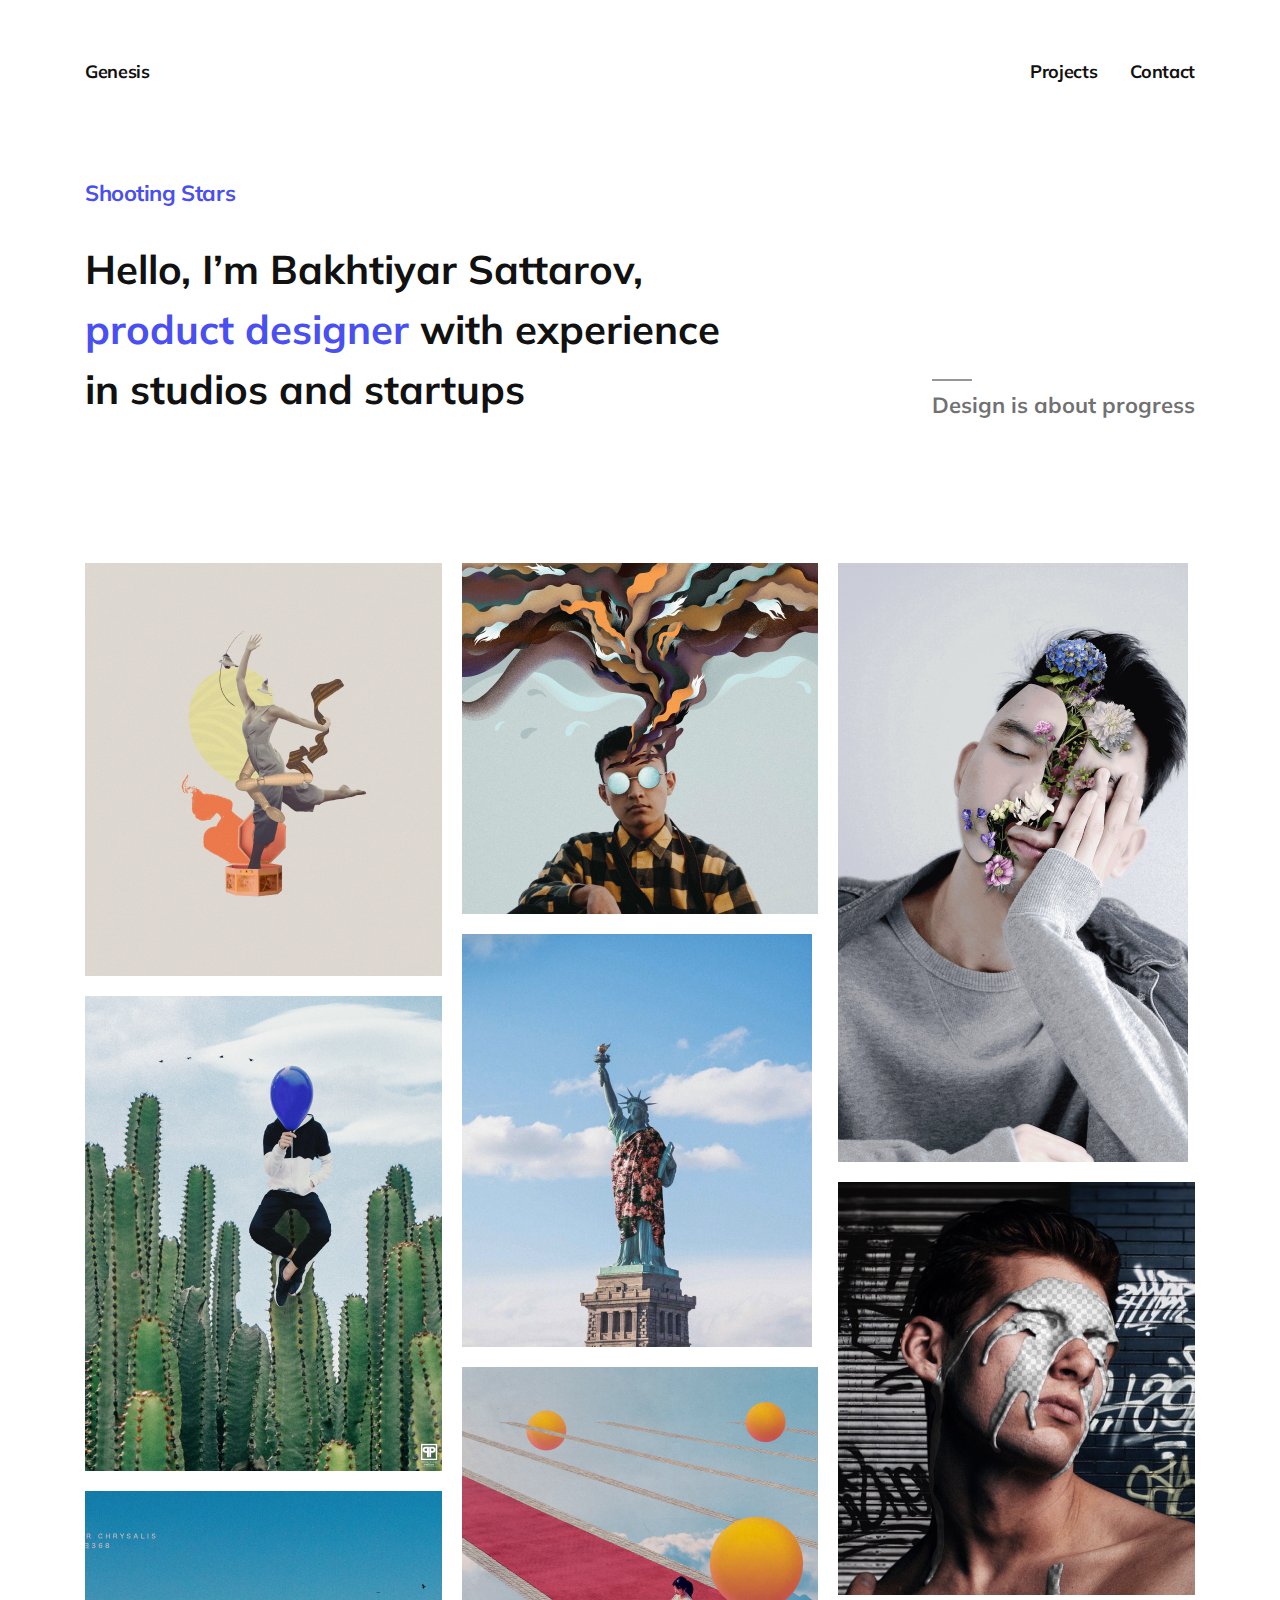
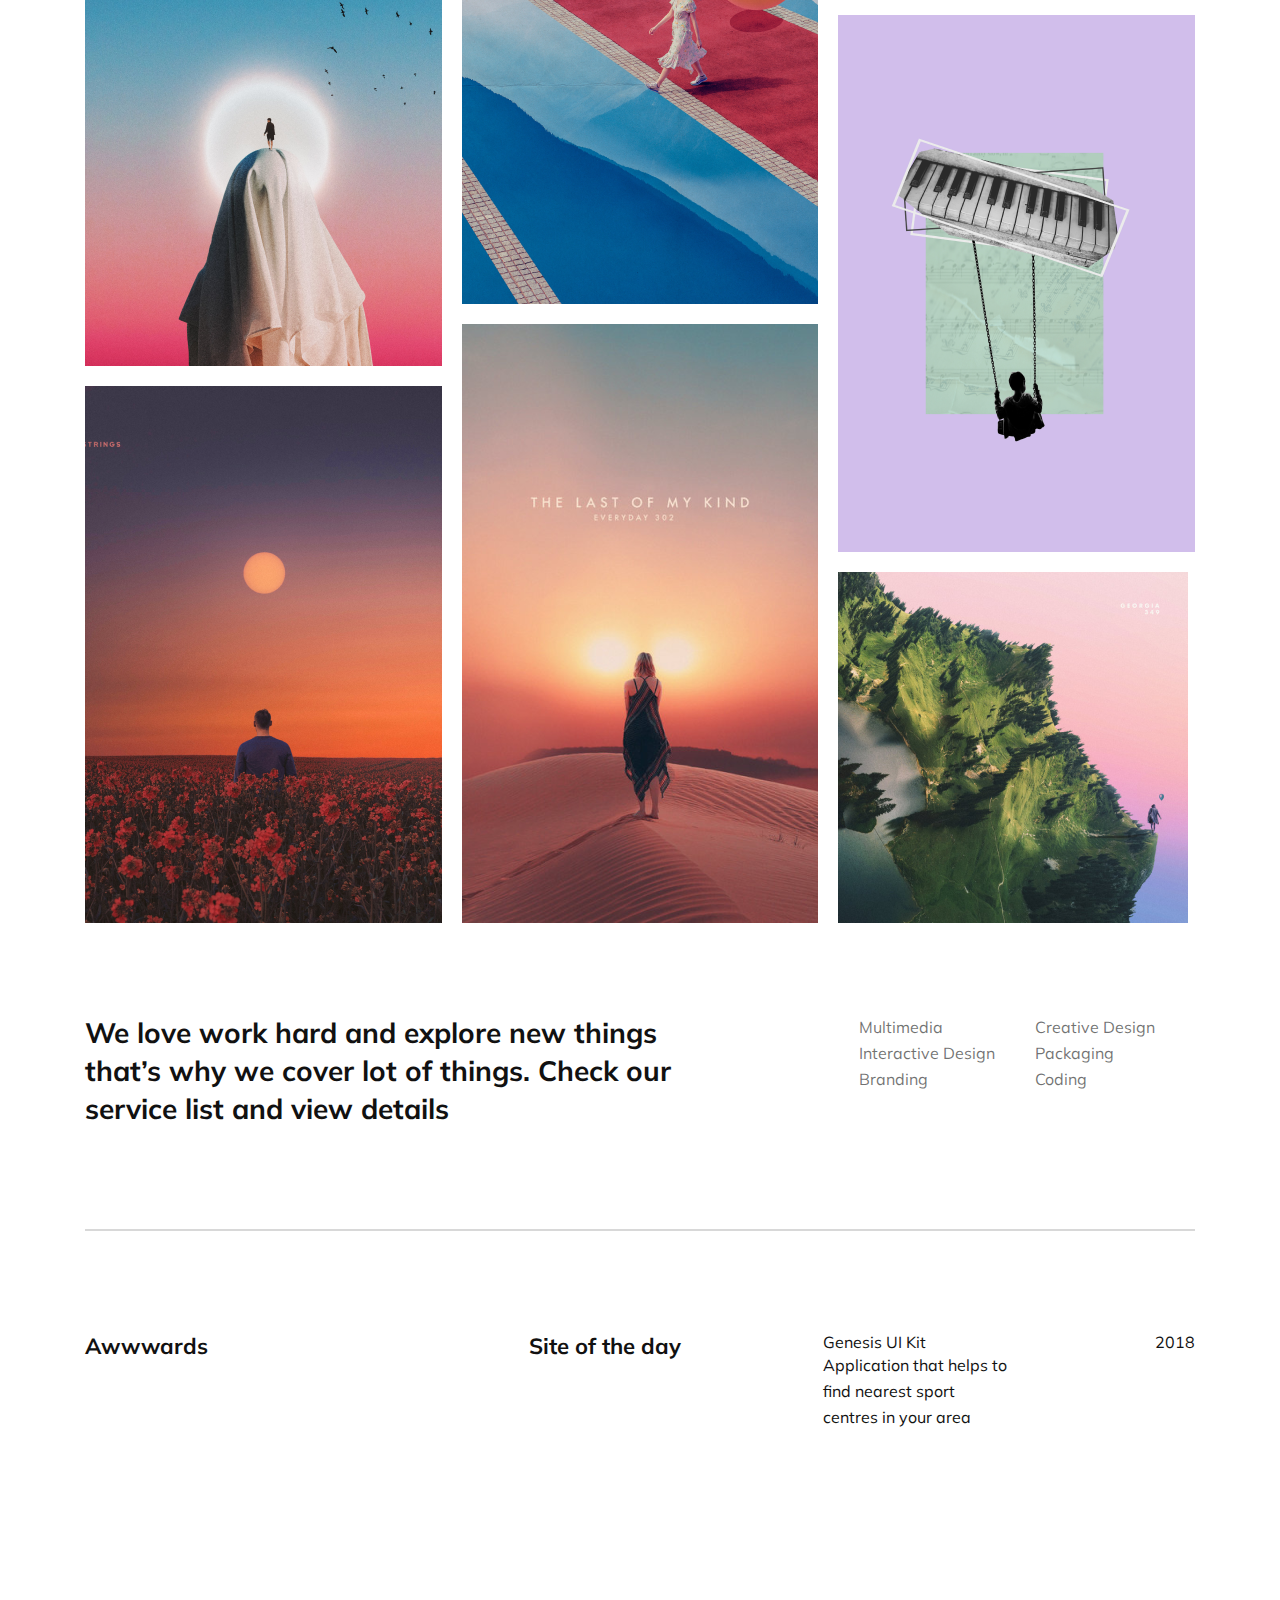
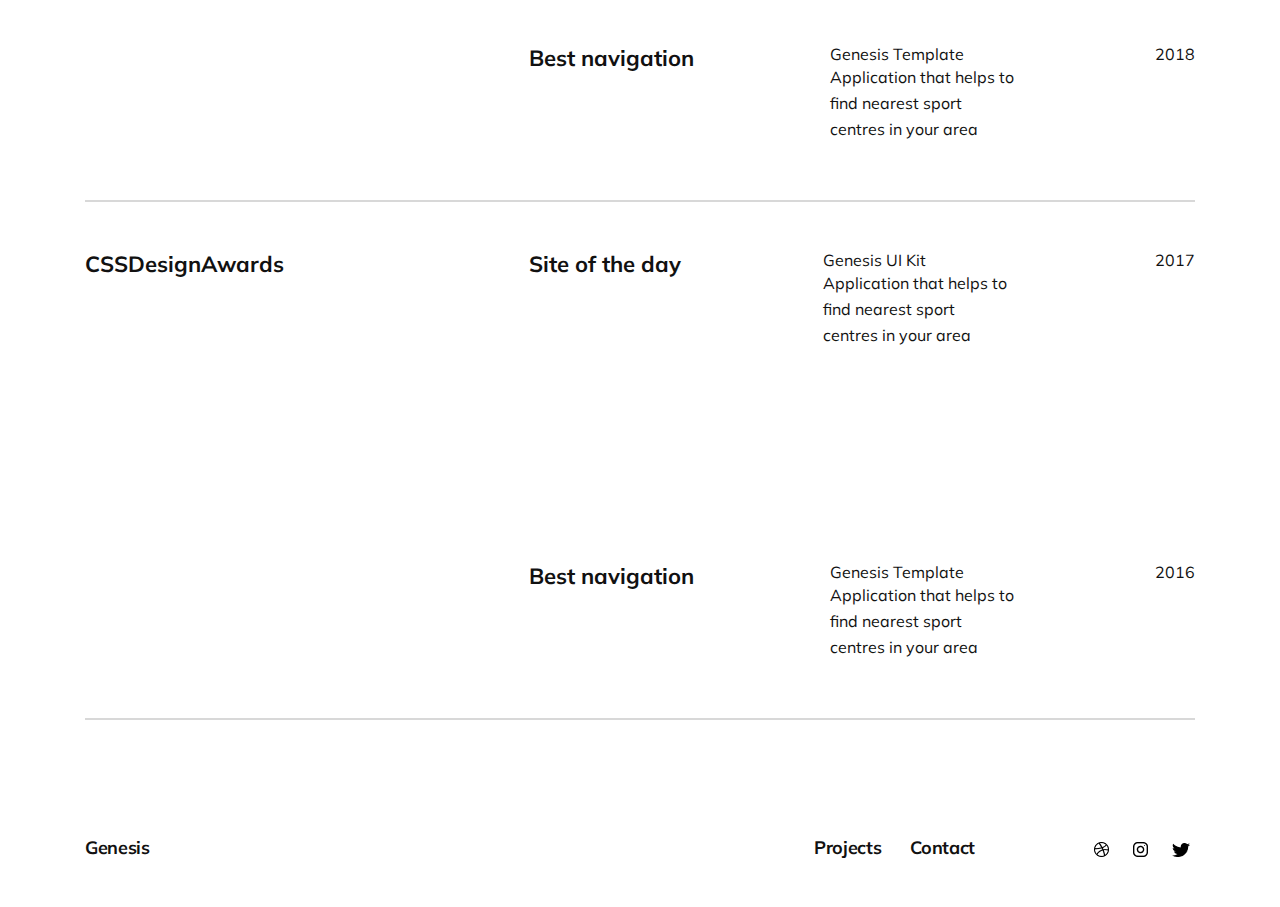
<file: index.html>
<!DOCTYPE html>
<html lang="en">
<head>
    <meta charset="UTF-8">
    <meta http-equiv="X-UA-Compatible" content="IE=edge">
    <meta name="viewport" content="width=device-width, initial-scale=1.0">
    <title>Assignment 11</title>
    <link rel="stylesheet" href="./styles/reset.css">
    <link rel="stylesheet" href="./styles/index.css">
    <link rel="preconnect" href="https://fonts.googleapis.com">
    <link rel="preconnect" href="https://fonts.gstatic.com" crossorigin>
    <link href="https://fonts.googleapis.com/css2?family=Mulish&display=swap" rel="stylesheet">
</head>
<body>
    <header>
        <a href="index.html">Genesis</a>
        <div >
            <a href="/pages/projects.html" class="nav__right">Projects</a>
            <a href="/pages/contact.html">Contact</a>
        </div>
    </header>
    <main>
        <section class="top__section">
            <div class="p__width top__section__left">
                <h4 class="color-text">Shooting Stars</h4>
                <h1>Hello, I’m Bakhtiyar Sattarov,
                    <span class="color-text">product designer</span> with experience
                    in studios and startups</h1>
            </div>
            <div class="top__quote"> <h3 class="text__gray top__quote_text"><span class="top__quote_border">Des</span>ign is about progress</h3></div>
        </section>
        <section class="grid__container">
            <img src="/images/GridImg1.png" alt="" class="grid__item1">
            <img src="/images/GridImg2.png" alt="" class="grid__item2">
            <img src="/images/GridImg3.png" alt="" class="grid__item3">
            <img src="/images/GridImg4.png" alt="" class="grid__item4">
            <img src="/images/GridImg5.png" alt="" class="grid__item5">
            <img src="/images/GridImg6.png" alt="" class="grid__item6">
            <img src="/images/GridImg7.png" alt="" class="grid__item7">
            <img src="/images/GridImg8.png" alt="" class="grid__item8">
            <img src="/images/GridImg9.png" alt="" class="grid__item9">
            <img src="/images/GridImg10.png" alt="" class="grid__item10">
            <img src="/images/GridImg11.png" alt="" class="grid__item11">
            <img src="/images/GridImg12.png" alt="" class="grid__item12">
        </section>

        <section class="bottom__section">
            <div class="bottom__section_top">
                <h2>We love work hard and explore new things that’s why we cover lot of things. Check our service list and view details</h2>
                <div  class="bottom__section_top_right"> 
                    <div class="right">
                        <p class="text__gray">Multimedia</p>
                        <p class="text__gray">Interactive Design</p>
                        <p class="text__gray">Branding</p>
                    </div>
                    <div class="right">
                        <p class="text__gray">Creative Design</p>
                        <p class="text__gray">Packaging</p>
                        <p class="text__gray">Coding</p>
                    </div>
                </div>
            </div>
            <div class="bottom__section_item">
                <h3>Awwwards</h3>

                <div class="bottom__section_item_subitem">
                    <div class="bottom__section_item_right">
                        
                            <h3> Site of the day </h3>

                            <div class="bottom__section_item_text">
                                <h5>Genesis UI Kit</h5>
                                <p>Application that helps to find nearest sport centres
                                    in your area</p>
                            </div>
                                <h5>2018</h5>
                        </div>
                        <div class="bottom__section_item_right">
                        
                            <h3> Best navigation </h3>

                            <div class="bottom__section_item_text">
                                <h5>Genesis Template</h5>
                                <p>Application that helps to find nearest sport centres
                                    in your area</p>
                            </div>
                                <h5>2018</h5>
                        </div>

                </div>

            </div>
            <div class="bottom__section_item">
                <h3>CSSDesignAwards</h3>

                <div class="bottom__section_item_subitem">
                    <div class="bottom__section_item_right">
                        
                            <h3> Site of the day </h3>

                            <div class="bottom__section_item_text">
                                <h5>Genesis UI Kit</h5>
                                <p>Application that helps to find nearest sport centres
                                    in your area</p>
                            </div>
                                <h5>2017</h5>
                        </div>
                        <div class="bottom__section_item_right">
                        
                            <h3> Best navigation </h3>

                            <div class="bottom__section_item_text">
                                <h5>Genesis Template</h5>
                                <p>Application that helps to find nearest sport centres
                                    in your area</p>
                            </div>
                                <h5>2016</h5>
                        </div>

                </div>
            </div>
        </section>
    </main>
    <footer>
        <a href="index.html">Genesis</a>
        <div class="footer_right">
            <a href="/pages/projects.html" class="nav__right">Projects</a>
            <a href="/pages/contact.html">Contact</a>
            <div class="link__icons">
                <a href="#" class="link_icon"><img src="/images/dribbble.png" alt=""></a>
                <a href="#" class="link_icon"><img src="/images/instagram.png" alt=""></a>
                <a href="#" class="link_icon"><img src="/images/twitter-logo-silhouette.png" alt=""></a>
            </div>
        </div>

       
    </footer>
</body>
</html>
</file>
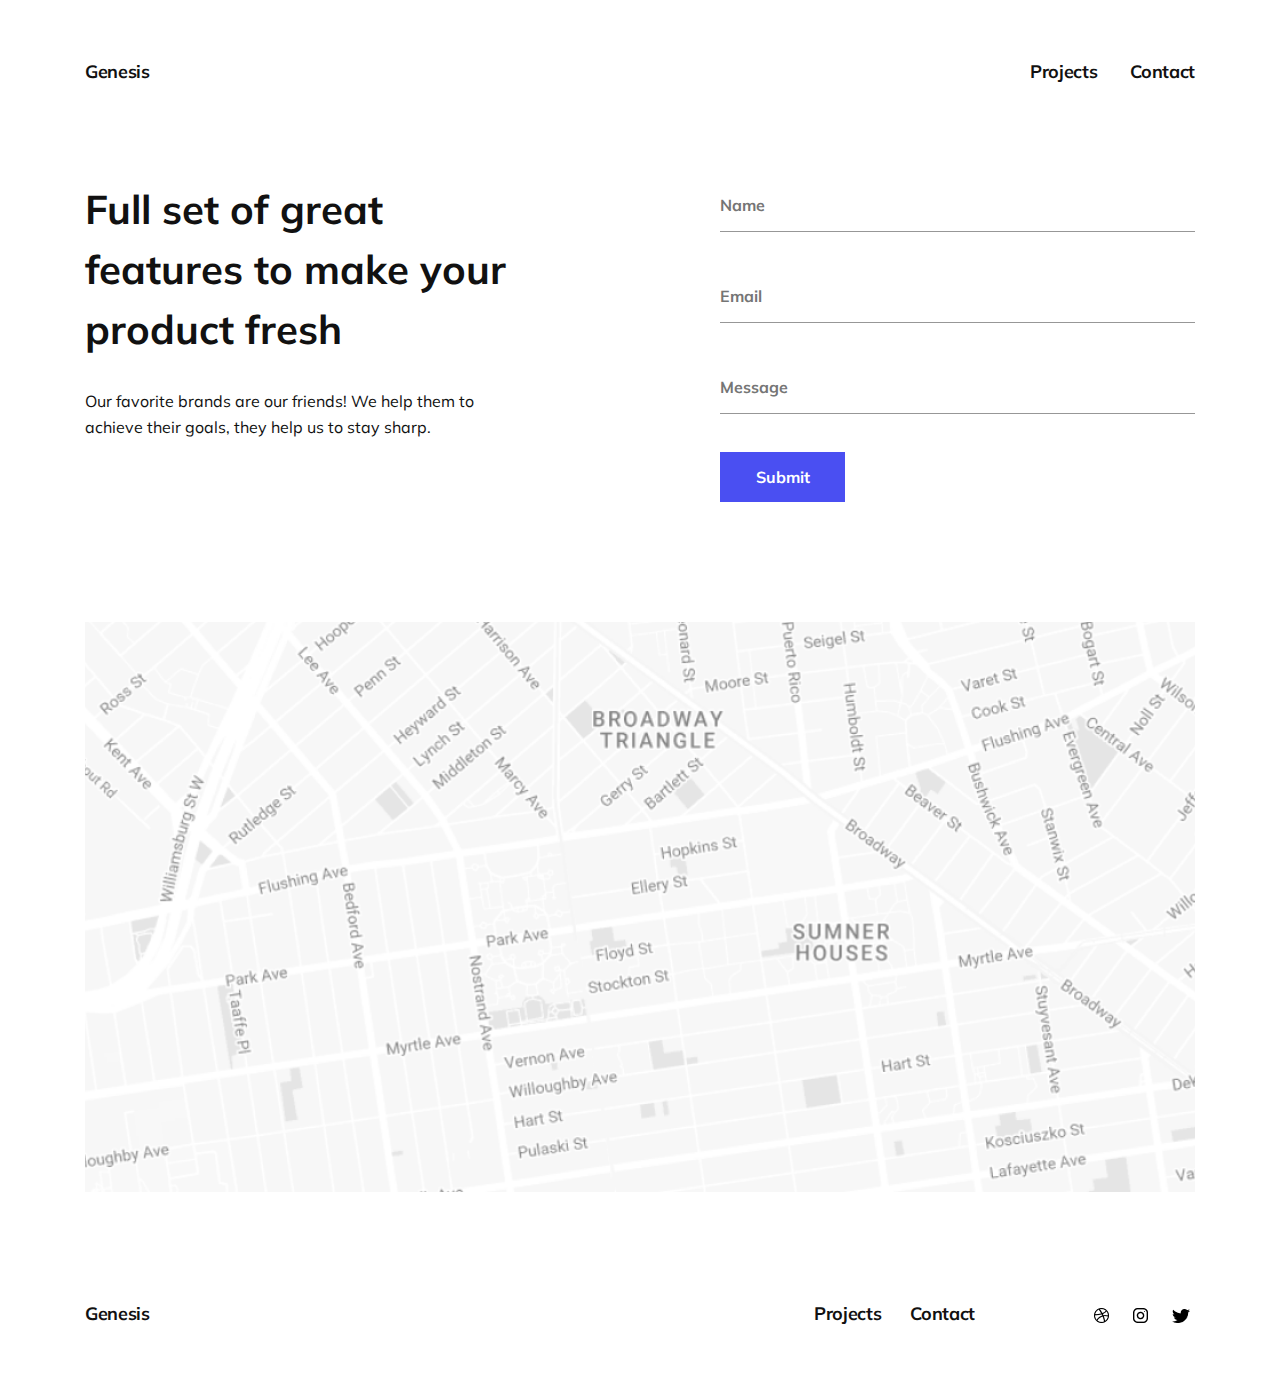
<file: pages/contact.html>
<!DOCTYPE html>
<html lang="en">
<head>
    <meta charset="UTF-8">
    <meta http-equiv="X-UA-Compatible" content="IE=edge">
    <meta name="viewport" content="width=device-width, initial-scale=1.0">
    <title>Document</title>
    <link rel="stylesheet" href="/styles/reset.css">
    <link rel="stylesheet" href="/styles/contact.css">
    <link rel="preconnect" href="https://fonts.googleapis.com">
    <link rel="preconnect" href="https://fonts.gstatic.com" crossorigin>
    <link href="https://fonts.googleapis.com/css2?family=Mulish&display=swap" rel="stylesheet">
</head>
<body>
    <header>
        <a href="/index.html">Genesis</a>
        <div>
            <a href="/pages/projects.html" class="nav__right">Projects</a>
            <a href="/pages/contact.html">Contact</a>
        </div>
    </header>
    <main>
        <section class="top__section">
            <div class="top__section__left">
                <h1>Full set of great <br>
                    features to make your <br>
                    product fresh</h1>
                <p>Our favorite brands are our friends! We help them to <br> achieve their goals, they help us to stay sharp.</p>
            </div>
            
            <div class="top__section__right">
                <form action="#">
                    <input type="text" id="name" placeholder="Name">
                    <input type="email" id="Email" placeholder="Email">
                    <input type="text" id="Message" placeholder="Message">
                    <button type="submit">Submit</button>
                </form>

            </div>
            
        </section>
        <img class="main__image" src="/images/ContactImg.png" alt="">
    </main>
    <footer>
        <a href="index.html">Genesis</a>
        <div class="footer_right">
            <a href="/pages/projects.html" class="nav__right">Projects</a>
            <a href="/pages/contact.html">Contact</a>
            <div class="link__icons">
                <a href="#" class="link_icon"><img src="/images/dribbble.png" alt=""></a>
                <a href="#" class="link_icon"><img src="/images/instagram.png" alt=""></a>
                <a href="#" class="link_icon"><img src="/images/twitter-logo-silhouette.png" alt=""></a>
            </div>
        </div>

       
    </footer>
</body>
</html>
</file>
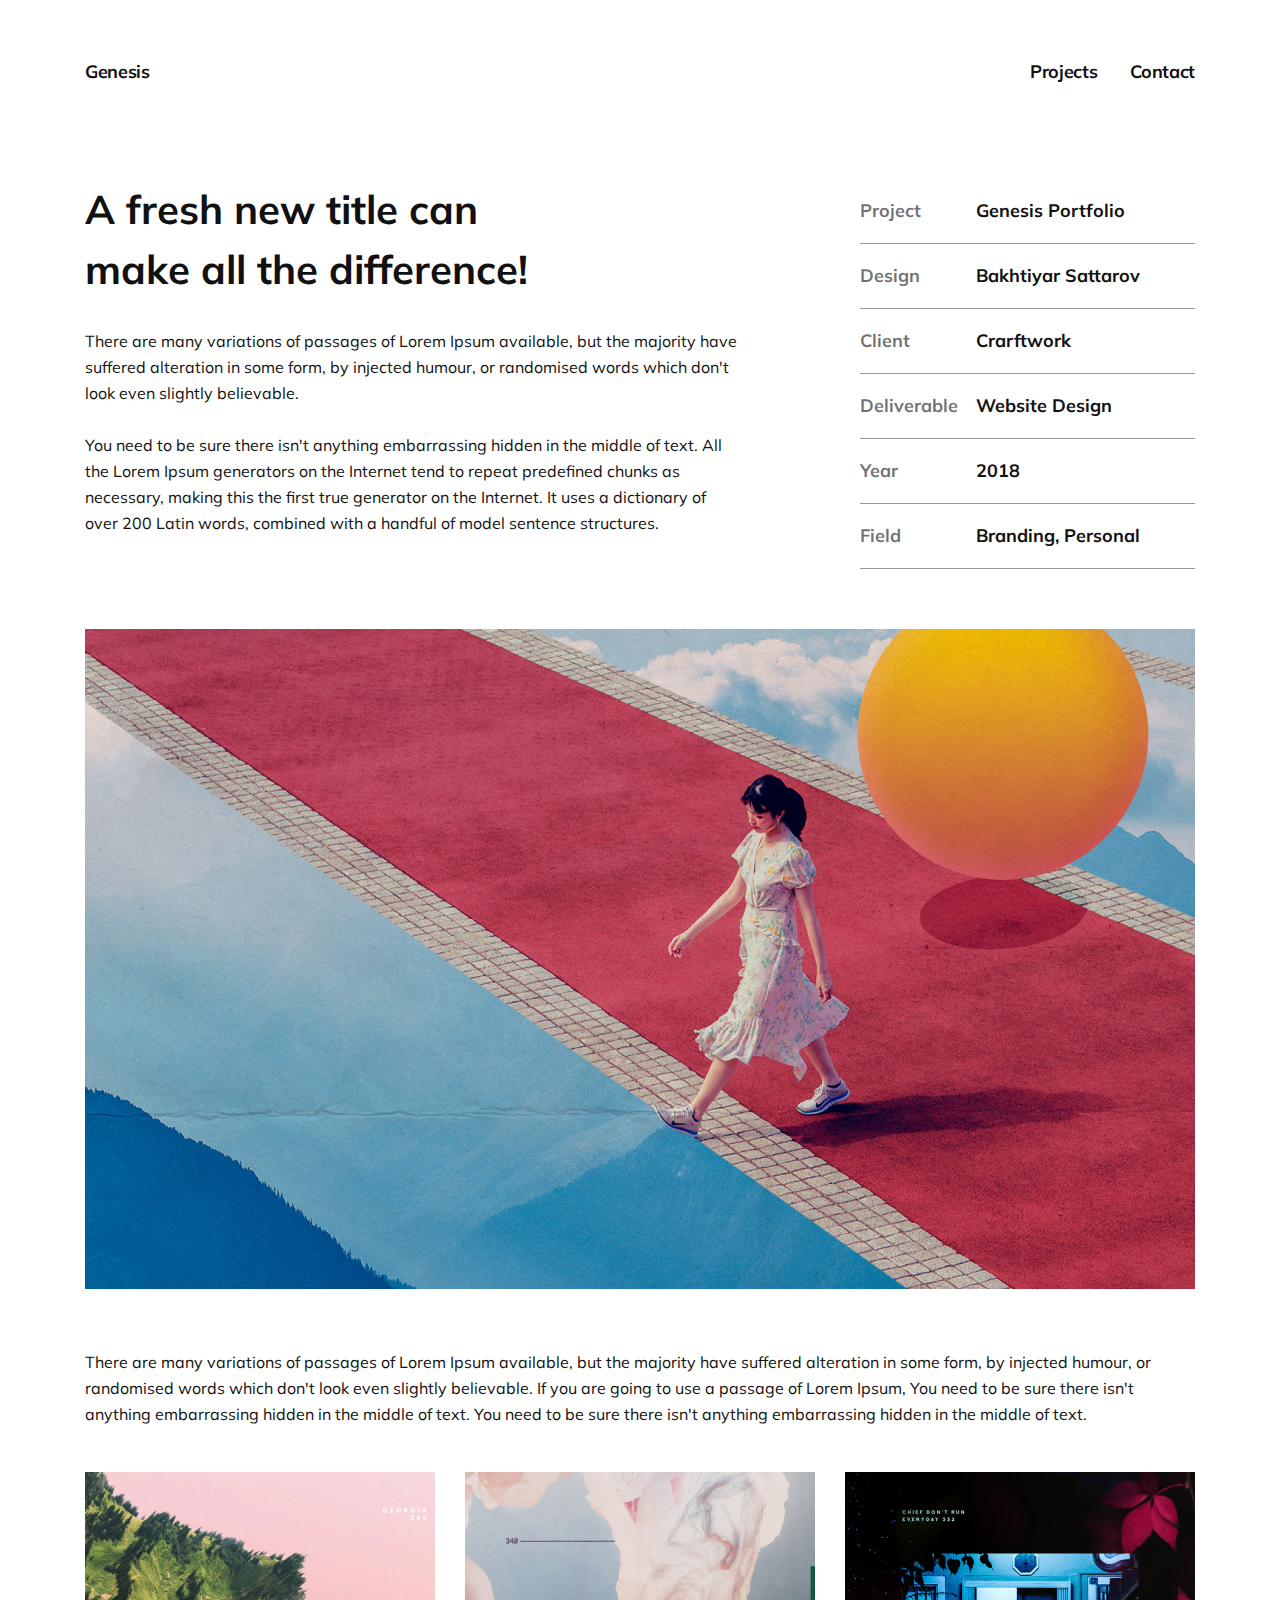
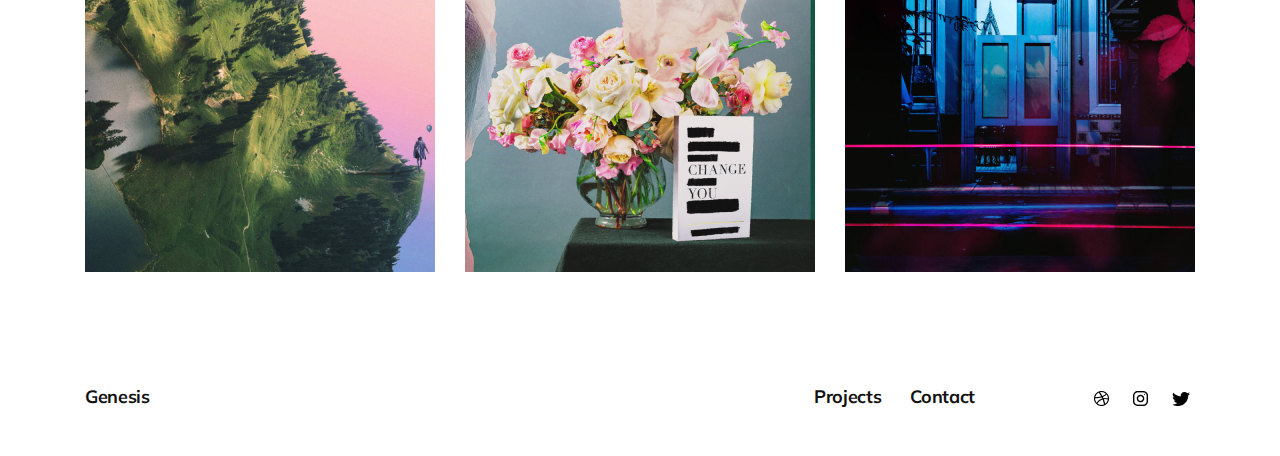
<file: pages/projects.html>
<!DOCTYPE html>
<html lang="en">
<head>
    <meta charset="UTF-8">
    <meta http-equiv="X-UA-Compatible" content="IE=edge">
    <meta name="viewport" content="width=device-width, initial-scale=1.0">
    <title>Document</title>
    <link rel="stylesheet" href="/styles/reset.css">
    <link rel="stylesheet" href="/styles/projects.css">
    <link rel="preconnect" href="https://fonts.googleapis.com">
    <link rel="preconnect" href="https://fonts.gstatic.com" crossorigin>
    <link href="https://fonts.googleapis.com/css2?family=Mulish&display=swap" rel="stylesheet">
</head>
<body>
    <header>
        <a href="/index.html">Genesis</a>
        <div>
            <a href="/pages/projects.html" class="nav__right">Projects</a>
            <a href="/pages/contact.html">Contact</a>
        </div>
    </header>
    <main>
        <section class="top__section">
            <div class="top__section__left">
                <h1>A fresh new title can <br> make all the difference!</h1>
                <p>There are many variations of passages of Lorem Ipsum available, but the majority have suffered alteration in some form, by injected humour, or randomised words which don't look even slightly believable. 
                    <br><br>
                    You need to be sure there isn't anything embarrassing hidden in the middle of text. All <br> the Lorem Ipsum generators on the Internet tend to repeat predefined chunks as necessary, making this the first true generator on the Internet. It uses a dictionary of <br> over 200 Latin words, combined with a handful of model sentence structures.</p>
            </div>
            <div class="top__section_grid">
                <h3 class="grid__item1 text__gray top__h3">Project</h3>
                <h3 class="grid__item1 top__h3  ">Genesis Portfolio</h3>

                <h3 class="grid__item1 text__gray">Design</h3>
                <h3 class="grid__item2">Bakhtiyar Sattarov</h3>
                
                <h3 class="grid__item1 text__gray">Client</h3>
                <h3 class="grid__item2">Crarftwork</h3>
                
                <h3 class="grid__item1 text__gray">Deliverable</h3>
                <h3 class="grid__item2">Website Design</h3>
                
                <h3 class="grid__item1 text__gray">Year</h3>
                <h3 class="grid__item2">2018</h3>

                <h3 class="grid__item1 text__gray">Field</h3>
                <h3 class="grid__item2">Branding, Personal  </h3>
            </div>

            
        </section>
        <section>
        <img class="main__image"src="/images/projectmainimage.png" alt="">

        <p>There are many variations of passages of Lorem Ipsum available, but the majority have suffered alteration in some form, by injected humour, or randomised words which don't look even slightly believable. If you are going to use a passage of Lorem Ipsum, You need to be sure there isn't anything embarrassing hidden in the middle of text. You need to be sure there isn't anything embarrassing hidden in the middle of text.</p>
    
        <div class="gallery__container">
            <img src="/images/ProjectImg1.png" alt="">
            <img src="/images/ProjectImg2.png" alt="">
            <img src="/images/ProjectImg3.png" alt="">
        </div>

        </section>
    </main>
    <footer>
        <a href="index.html">Genesis</a>
        <div class="footer_right">
            <a href="/pages/projects.html" class="nav__right">Projects</a>
            <a href="/pages/contact.html">Contact</a>
            <div class="link__icons">
                <a href="#" class="link_icon"><img src="/images/dribbble.png" alt=""></a>
                <a href="#" class="link_icon"><img src="/images/instagram.png" alt=""></a>
                <a href="#" class="link_icon"><img src="/images/twitter-logo-silhouette.png" alt=""></a>
            </div>
        </div>

       
    </footer>
</body>
</html>
</file>
<file: styles/index.css>
body {
  max-width: 1110px;
  display: flex;
  width: 100%;
  flex-direction: column;
  margin: auto;
  background-color: #FFFFFF;
}

header {
  display: flex;
  justify-content: space-between;
  margin-top: 60px;
}

footer {
  display: flex;
  justify-content: space-between;
  margin-top: 68px;
  margin-bottom: 48px;
  align-items: flex-start;
}
footer .footer_right {
  display: flex;
  justify-content: space-between;
}

input {
  font-family: "Mulish", sans-serif;
}

button {
  font-family: "Mulish", sans-serif;
}

a {
  font-family: "Mulish", sans-serif;
  font-style: normal;
  font-weight: 700;
  font-size: 18px;
  line-height: 23px;
  /* identical to box height */
  letter-spacing: -0.346154px;
  color: #111111;
  text-decoration: none;
}

a:hover {
  text-decoration: underline;
}

.link__icons {
  max-width: 80px;
  width: 100%;
  display: flex;
  justify-content: space-between;
  margin-left: 95px;
  margin-right: 45px;
}

.link_icon {
  margin-left: 24px;
}

.nav__right {
  margin-right: 29px;
}

h1 {
  font-family: "Mulish", sans-serif;
  font-style: normal;
  font-weight: 700;
  font-size: 40px;
  line-height: 60px;
  /* or 150% */
  color: #111111;
}

h2 {
  font-family: "Mulish", sans-serif;
}

h3 {
  font-family: "Mulish", sans-serif;
  font-style: normal;
  font-weight: 700;
  font-size: 22px;
  line-height: 28px;
  /* identical to box height */
  color: #111111;
}

h4 {
  font-family: "Mulish", sans-serif;
  font-style: normal;
  font-weight: 700;
  font-size: 22px;
  line-height: 28px;
  /* identical to box height */
  letter-spacing: -0.423077px;
  margin-bottom: 32px;
}

h5 {
  font-family: "Mulish", sans-serif;
  font-style: normal;
  font-weight: 400;
  font-size: 16px;
  line-height: 20px;
  /* identical to box height */
  color: #111111;
}

p {
  font-family: "Mulish", sans-serif;
  font-style: normal;
  font-weight: 400;
  font-size: 16px;
  line-height: 26px;
  /* or 162% */
  color: #111111;
}

.top__section {
  margin-top: 96px;
  display: flex;
  justify-content: space-between;
}

.p__width {
  max-width: 635px;
}

img {
  transition: scale 1s ease;
}

img:hover {
  scale: 1.1;
}

.text__gray {
  color: rgba(17, 17, 17, 0.6);
}

.color-text {
  color: #4A4FF2;
}

.top__section__left {
  max-height: 251px;
  display: flex column;
  justify-content: space-between;
}

.top__quote {
  align-self: flex-end;
}

.top__quote_border {
  padding-top: 10px;
  border-top: solid 2px #979797;
}

.grid__container {
  display: grid;
  grid-template-columns: repeat(9, 1fr);
  grid-template-rows: repeat(32, 1fr);
  gap: 20px;
  min-width: 1110px;
  margin-top: 144px;
  margin-bottom: 91px;
  max-height: 1960px;
}
.grid__container .grid__item1 {
  grid-row: 1/8;
  grid-column: 1/4;
}
.grid__container .grid__item2 {
  grid-row: 1/7;
  grid-column: 4/7;
}
.grid__container .grid__item3 {
  grid-row: 1/11;
  grid-column: 7/9;
}
.grid__container .grid__item4 {
  grid-row: 8/16;
  grid-column: 1/4;
}
.grid__container .grid__item5 {
  grid-row: 7/14;
  grid-column: 4/7;
}
.grid__container .grid__item6 {
  grid-row: 11/18;
  grid-column: 7/9;
}
.grid__container .grid__item7 {
  grid-row: 16/24;
  grid-column: 1/4;
}
.grid__container .grid__item8 {
  grid-row: 14/23;
  grid-column: 4/7;
}
.grid__container .grid__item9 {
  grid-row: 18/27;
  grid-column: 7/9;
}
.grid__container .grid__item10 {
  grid-row: 24/32;
  grid-column: 1/4;
}
.grid__container .grid__item11 {
  grid-row: 23/32;
  grid-column: 4/7;
}
.grid__container .grid__item12 {
  grid-row: 27/32;
  grid-column: 7/9;
}

h2 {
  font-style: normal;
  font-weight: 700;
  font-size: 28px;
  line-height: 38px;
  /* or 136% */
  color: #111111;
  max-width: 625px;
}

.bottom__section_top {
  margin-bottom: 101px;
  border-bottom: 2px #D8D8D8;
  display: flex;
  justify-content: space-between;
  border-bottom: solid 2px #D8D8D8;
  padding-bottom: 101px;
}
.bottom__section_top_right {
  display: flex;
  justify-content: space-between;
}
.bottom__section_top .right {
  margin-right: 40px;
}

.bottom__section_item {
  min-height: 410px;
  display: flex;
  justify-content: space-between;
  border-bottom: 2px solid #D8D8D8;
  padding-bottom: 58px;
  margin-bottom: 48px;
}
.bottom__section_item_right {
  width: 100%;
  display: flex;
  justify-content: space-between;
}
.bottom__section_item_subitem {
  width: 60%;
  display: flex;
  flex-direction: column;
  justify-content: space-between;
}
.bottom__section_item_text {
  max-width: 190px;
}
</file>
<file: styles/contact.css>
body {
  max-width: 1110px;
  display: flex;
  width: 100%;
  flex-direction: column;
  margin: auto;
  background-color: #FFFFFF;
}

header {
  display: flex;
  justify-content: space-between;
  margin-top: 60px;
}

footer {
  display: flex;
  justify-content: space-between;
  margin-top: 68px;
  margin-bottom: 48px;
  align-items: flex-start;
}
footer .footer_right {
  display: flex;
  justify-content: space-between;
}

input {
  font-family: "Mulish", sans-serif;
}

button {
  font-family: "Mulish", sans-serif;
}

a {
  font-family: "Mulish", sans-serif;
  font-style: normal;
  font-weight: 700;
  font-size: 18px;
  line-height: 23px;
  /* identical to box height */
  letter-spacing: -0.346154px;
  color: #111111;
  text-decoration: none;
}

a:hover {
  text-decoration: underline;
}

.link__icons {
  max-width: 80px;
  width: 100%;
  display: flex;
  justify-content: space-between;
  margin-left: 95px;
  margin-right: 45px;
}

.link_icon {
  margin-left: 24px;
}

.nav__right {
  margin-right: 29px;
}

h1 {
  font-family: "Mulish", sans-serif;
  font-style: normal;
  font-weight: 700;
  font-size: 40px;
  line-height: 60px;
  /* or 150% */
  color: #111111;
}

h2 {
  font-family: "Mulish", sans-serif;
}

h3 {
  font-family: "Mulish", sans-serif;
  font-style: normal;
  font-weight: 700;
  font-size: 22px;
  line-height: 28px;
  /* identical to box height */
  color: #111111;
}

h4 {
  font-family: "Mulish", sans-serif;
  font-style: normal;
  font-weight: 700;
  font-size: 22px;
  line-height: 28px;
  /* identical to box height */
  letter-spacing: -0.423077px;
  margin-bottom: 32px;
}

h5 {
  font-family: "Mulish", sans-serif;
  font-style: normal;
  font-weight: 400;
  font-size: 16px;
  line-height: 20px;
  /* identical to box height */
  color: #111111;
}

p {
  font-family: "Mulish", sans-serif;
  font-style: normal;
  font-weight: 400;
  font-size: 16px;
  line-height: 26px;
  /* or 162% */
  color: #111111;
}

.top__section {
  margin-top: 96px;
  display: flex;
  justify-content: space-between;
}

.p__width {
  max-width: 635px;
}

img {
  transition: scale 1s ease;
}

img:hover {
  scale: 1.1;
}

.text__gray {
  color: rgba(17, 17, 17, 0.6);
}

.top__section__left {
  max-width: 50%;
  width: 100%;
}

.top__section__right {
  max-width: 475px;
  width: 100%;
}

h1 {
  margin-bottom: 29px;
}

input {
  width: 100%;
  border: none;
  border-bottom: 1px solid #979797;
  padding: 16px 0;
  margin-bottom: 38px;
  font-style: normal;
  font-weight: 700;
  font-size: 16px;
  line-height: 20px;
  /* identical to box height */
  color: #111111;
}

button {
  width: 125px;
  height: 50px;
  border-radius: 0;
  border: none;
  background-color: #4A4FF2;
  color: #FFFFFF;
  font-style: normal;
  font-weight: 700;
  font-size: 16px;
  line-height: 20px;
  /* identical to box height */
  text-align: center;
}
button:hover {
  background-color: #FFFFFF;
  color: #4A4FF2;
  border: 1px solid #4A4FF2;
}

.main__image {
  margin-top: 120px;
  margin-bottom: 42px;
}
</file>
<file: styles/projects.css>
body {
  max-width: 1110px;
  display: flex;
  width: 100%;
  flex-direction: column;
  margin: auto;
  background-color: #FFFFFF;
}

header {
  display: flex;
  justify-content: space-between;
  margin-top: 60px;
}

footer {
  display: flex;
  justify-content: space-between;
  margin-top: 68px;
  margin-bottom: 48px;
  align-items: flex-start;
}
footer .footer_right {
  display: flex;
  justify-content: space-between;
}

input {
  font-family: "Mulish", sans-serif;
}

button {
  font-family: "Mulish", sans-serif;
}

a {
  font-family: "Mulish", sans-serif;
  font-style: normal;
  font-weight: 700;
  font-size: 18px;
  line-height: 23px;
  /* identical to box height */
  letter-spacing: -0.346154px;
  color: #111111;
  text-decoration: none;
}

a:hover {
  text-decoration: underline;
}

.link__icons {
  max-width: 80px;
  width: 100%;
  display: flex;
  justify-content: space-between;
  margin-left: 95px;
  margin-right: 45px;
}

.link_icon {
  margin-left: 24px;
}

.nav__right {
  margin-right: 29px;
}

h1 {
  font-family: "Mulish", sans-serif;
  font-style: normal;
  font-weight: 700;
  font-size: 40px;
  line-height: 60px;
  /* or 150% */
  color: #111111;
}

h2 {
  font-family: "Mulish", sans-serif;
}

h3 {
  font-family: "Mulish", sans-serif;
  font-style: normal;
  font-weight: 700;
  font-size: 22px;
  line-height: 28px;
  /* identical to box height */
  color: #111111;
}

h4 {
  font-family: "Mulish", sans-serif;
  font-style: normal;
  font-weight: 700;
  font-size: 22px;
  line-height: 28px;
  /* identical to box height */
  letter-spacing: -0.423077px;
  margin-bottom: 32px;
}

h5 {
  font-family: "Mulish", sans-serif;
  font-style: normal;
  font-weight: 400;
  font-size: 16px;
  line-height: 20px;
  /* identical to box height */
  color: #111111;
}

p {
  font-family: "Mulish", sans-serif;
  font-style: normal;
  font-weight: 400;
  font-size: 16px;
  line-height: 26px;
  /* or 162% */
  color: #111111;
}

.top__section {
  margin-top: 96px;
  display: flex;
  justify-content: space-between;
}

.p__width {
  max-width: 635px;
}

img {
  transition: scale 1s ease;
}

img:hover {
  scale: 1.1;
}

.text__gray {
  color: rgba(17, 17, 17, 0.6);
}

.top__section__left {
  max-width: 60%;
  width: 100%;
}

.top__section_grid {
  display: grid;
  grid-template-columns: 1fr 2fr;
  grid-template-rows: repeat(6, 1fr);
  max-width: 335px;
  width: 100%;
}

h1 {
  margin-bottom: 29px;
}

h3 {
  font-size: 18px;
  border-bottom: 1px solid #979797;
  padding: 18px 18px 18px 0;
}

.main__image {
  margin: 60px 0;
  max-width: 1110px;
}

.gallery__container {
  display: flex;
  justify-content: space-between;
  margin: 45px 0;
}
</file>
